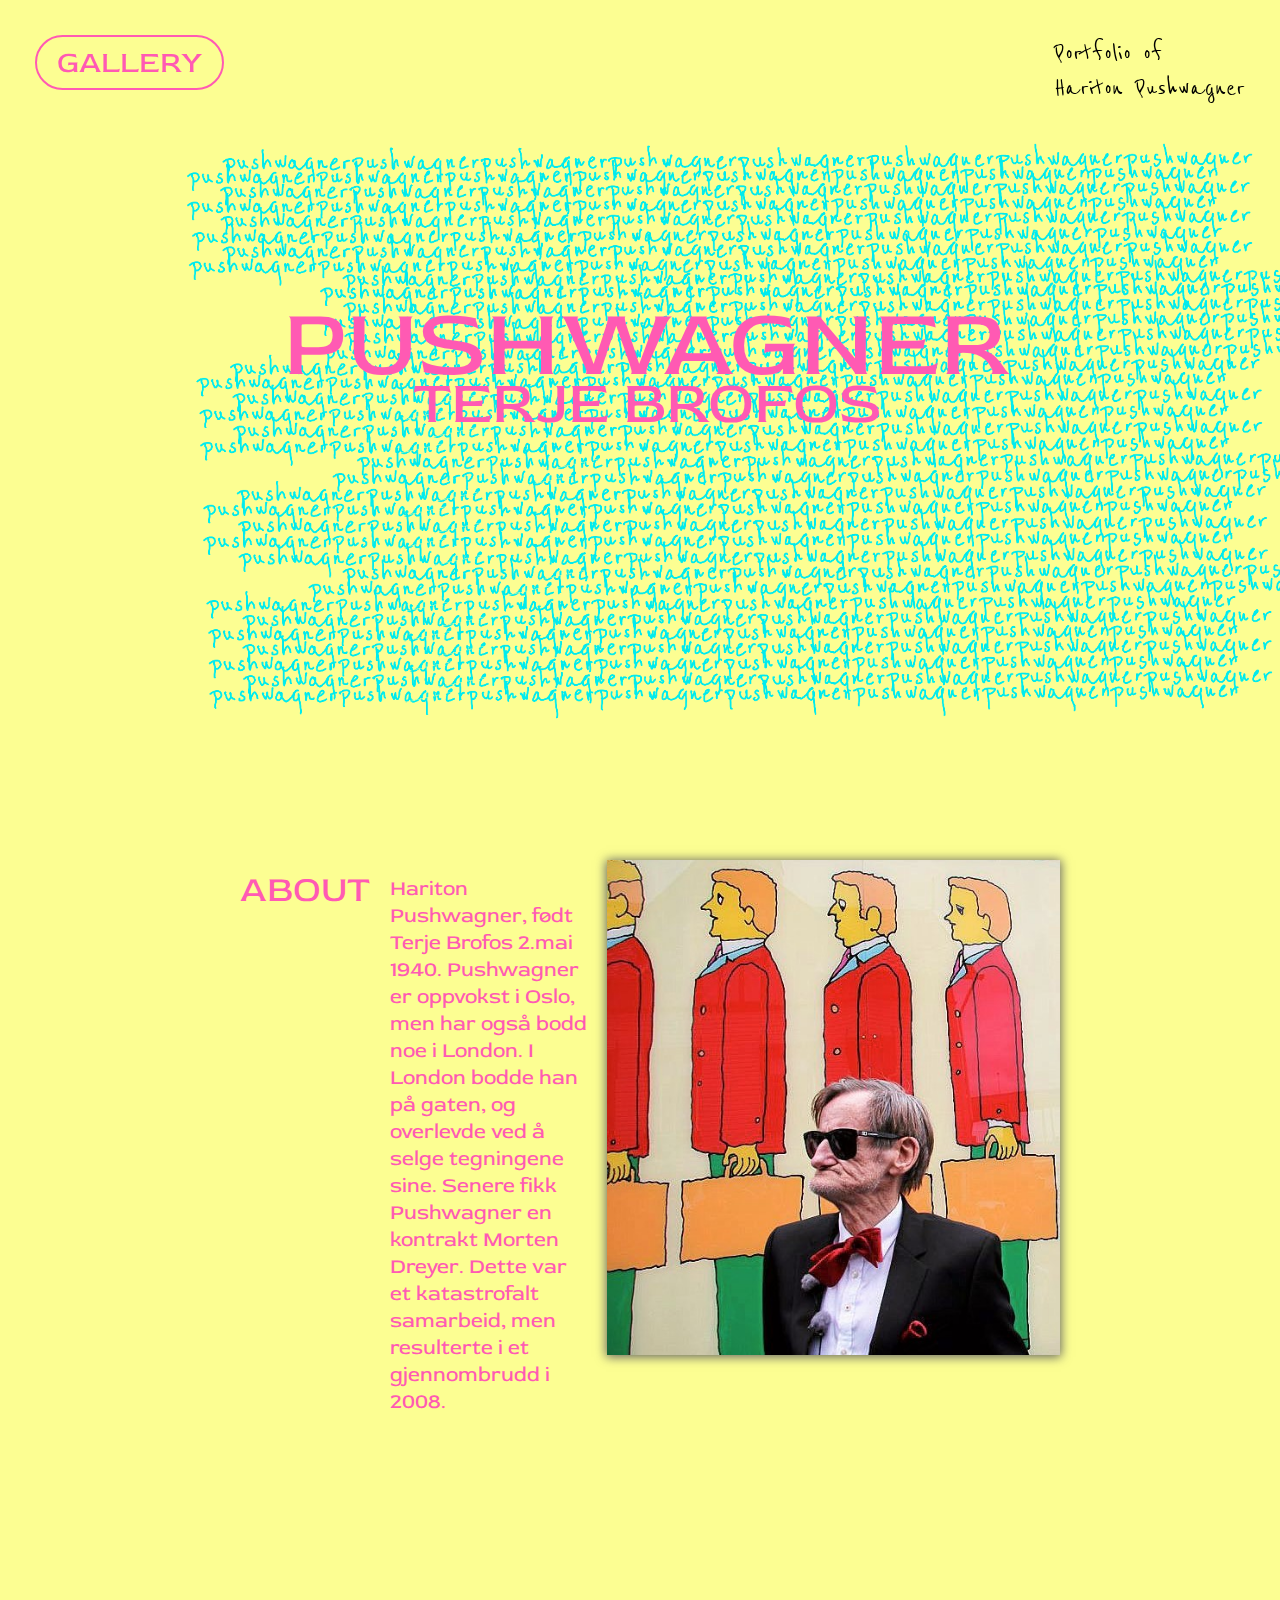
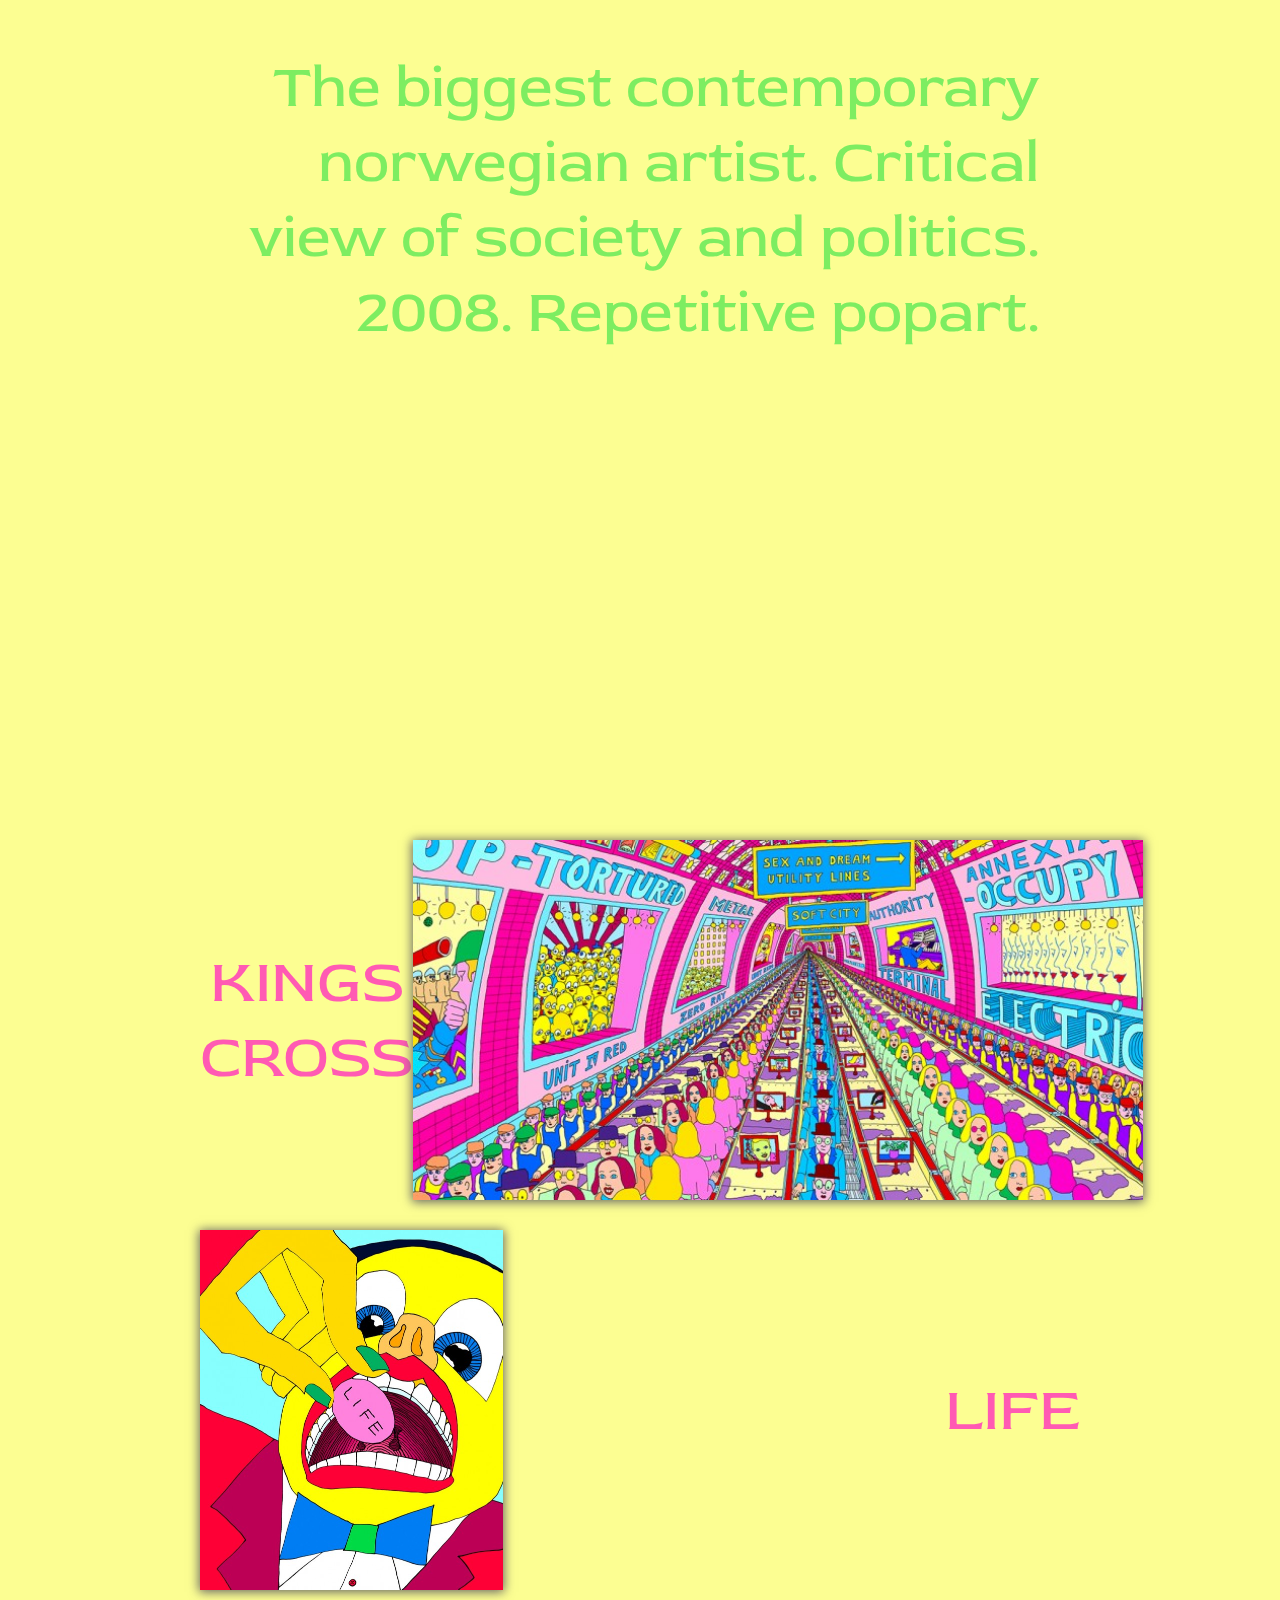
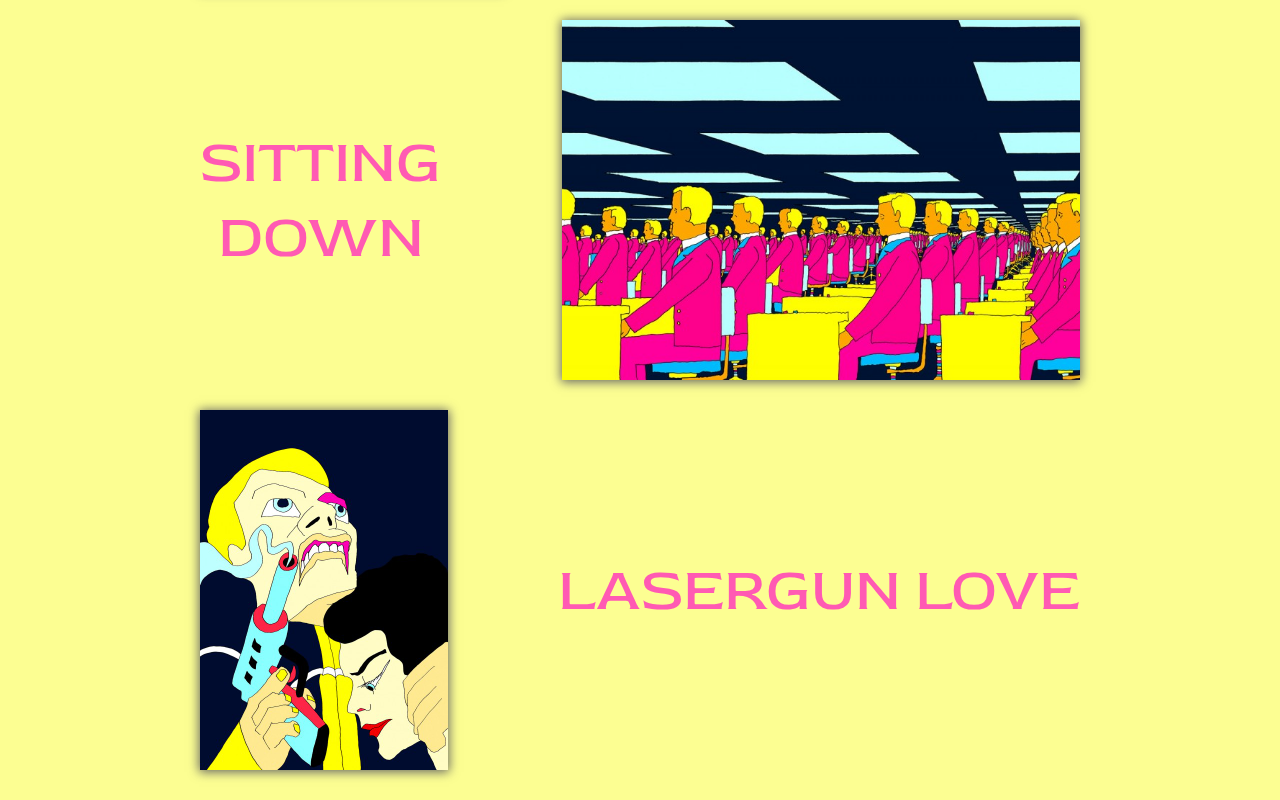
<file: index.html>
<!DOCTYPE html>
<html lang="no">
    <head>
        <meta charset="UTF-8">

        <link rel="preconnect" href="https://fonts.googleapis.com">
        <link rel="preconnect" href="https://fonts.gstatic.com" crossorigin>
        <link href="https://fonts.googleapis.com/css2?family=Red+Rose&family=Reenie+Beanie&display=swap" rel="stylesheet">

        <link rel="stylesheet" href="css/reset.css">
        <link rel="stylesheet" href="css/style.css">
        
        <meta name="viewport" content="width=device-width, initial-scale=1.0 maximum-scale=1.0">

        <title>Portfolio of Pushwagner</title>
    </head>

    <body>
        <header class="header">
            <a href="gallery.html">
                <button class="header__btn">GALLERY</button>
            </a>
                
            <p class="header__text">Portfolio of <br>
            Hariton Pushwagner</p>            
        </header>

        <main>
            <section class="title">
                <img class="title__image" src="assets/bg.png" alt="Bakgrunnsbilde, med teksten pushwagner repetert">

                <div class="title__text">
                    <div class="title__text__one">PUSHWAGNER</div>
                
                    <div class="title__text__two">TERJE BROFOS</div>
                </div>
            </section>

            <section class="about">
                <div class="about__title">ABOUT</div>
            
                <div class="about__description">
                    Hariton Pushwagner, født Terje Brofos 2.mai 1940. Pushwagner er 
                    oppvokst i Oslo, men har også bodd noe i London. I London bodde han på gaten, 
                    og overlevde ved å selge tegningene sine. Senere fikk Pushwagner en kontrakt
                    Morten Dreyer. Dette var et katastrofalt samarbeid, men resulterte i et gjennombrudd i 2008.
                </div>

                <div>
                    <img  class="about__image" src="assets/push.jpeg" alt="Portrettbilde av Pushwagner">
                </div>
            </section>

            <section class="facts">
                The biggest contemporary norwegian artist.
                Critical view of society and politics.
                2008. Repetitive popart.
            </section>

            <section class="pictures">
                <div class="pictures__picture">
                    <p class="picture__title">KINGS <br> CROSS</p>
                    
                    <img src="assets/kings-cross.jpg" alt="Kings Cross av Pushwagner" class="picture__image">
                </div>

                <div class="pictures__picture">
                    <img src="assets/life.jpg" alt="Life av Pushwagner" class="picture__image">
                
                    <p class="picture__title">LIFE</p>
                </div>
                
                <div class="pictures__picture">
                    <p class="picture__title">SITTING <br> DOWN</p>
                
                    <img src="assets/sitting-down.jpg" alt="Sitting down av Pushwagner" class="picture__image">
                </div>
                
                <div class="pictures__picture">
                    <img src="assets/lasergun-love.jpg" alt="Lasergun love av Pushwagner" class="picture__image">
                
                    <p class="picture__title">LASERGUN LOVE</p>
                </div>
            </section>
        </main>
    </body>
</html>
</file>
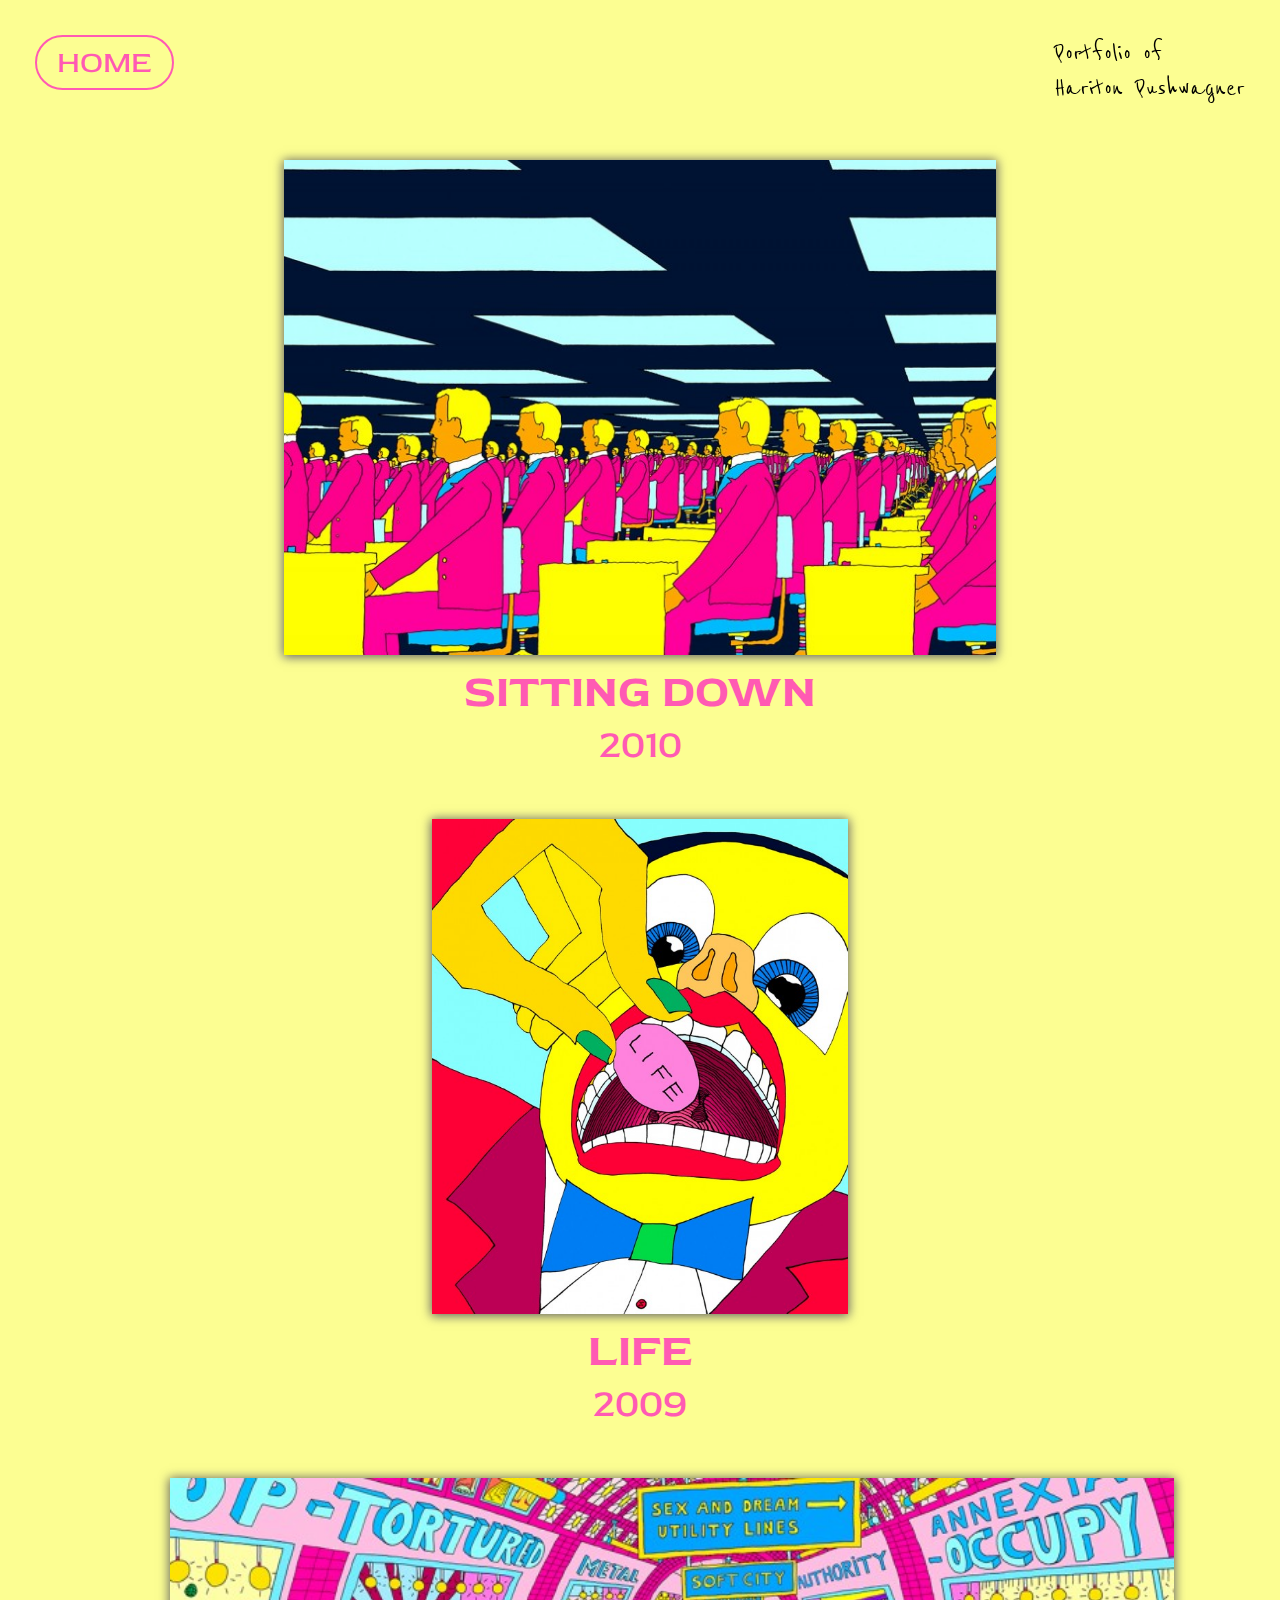
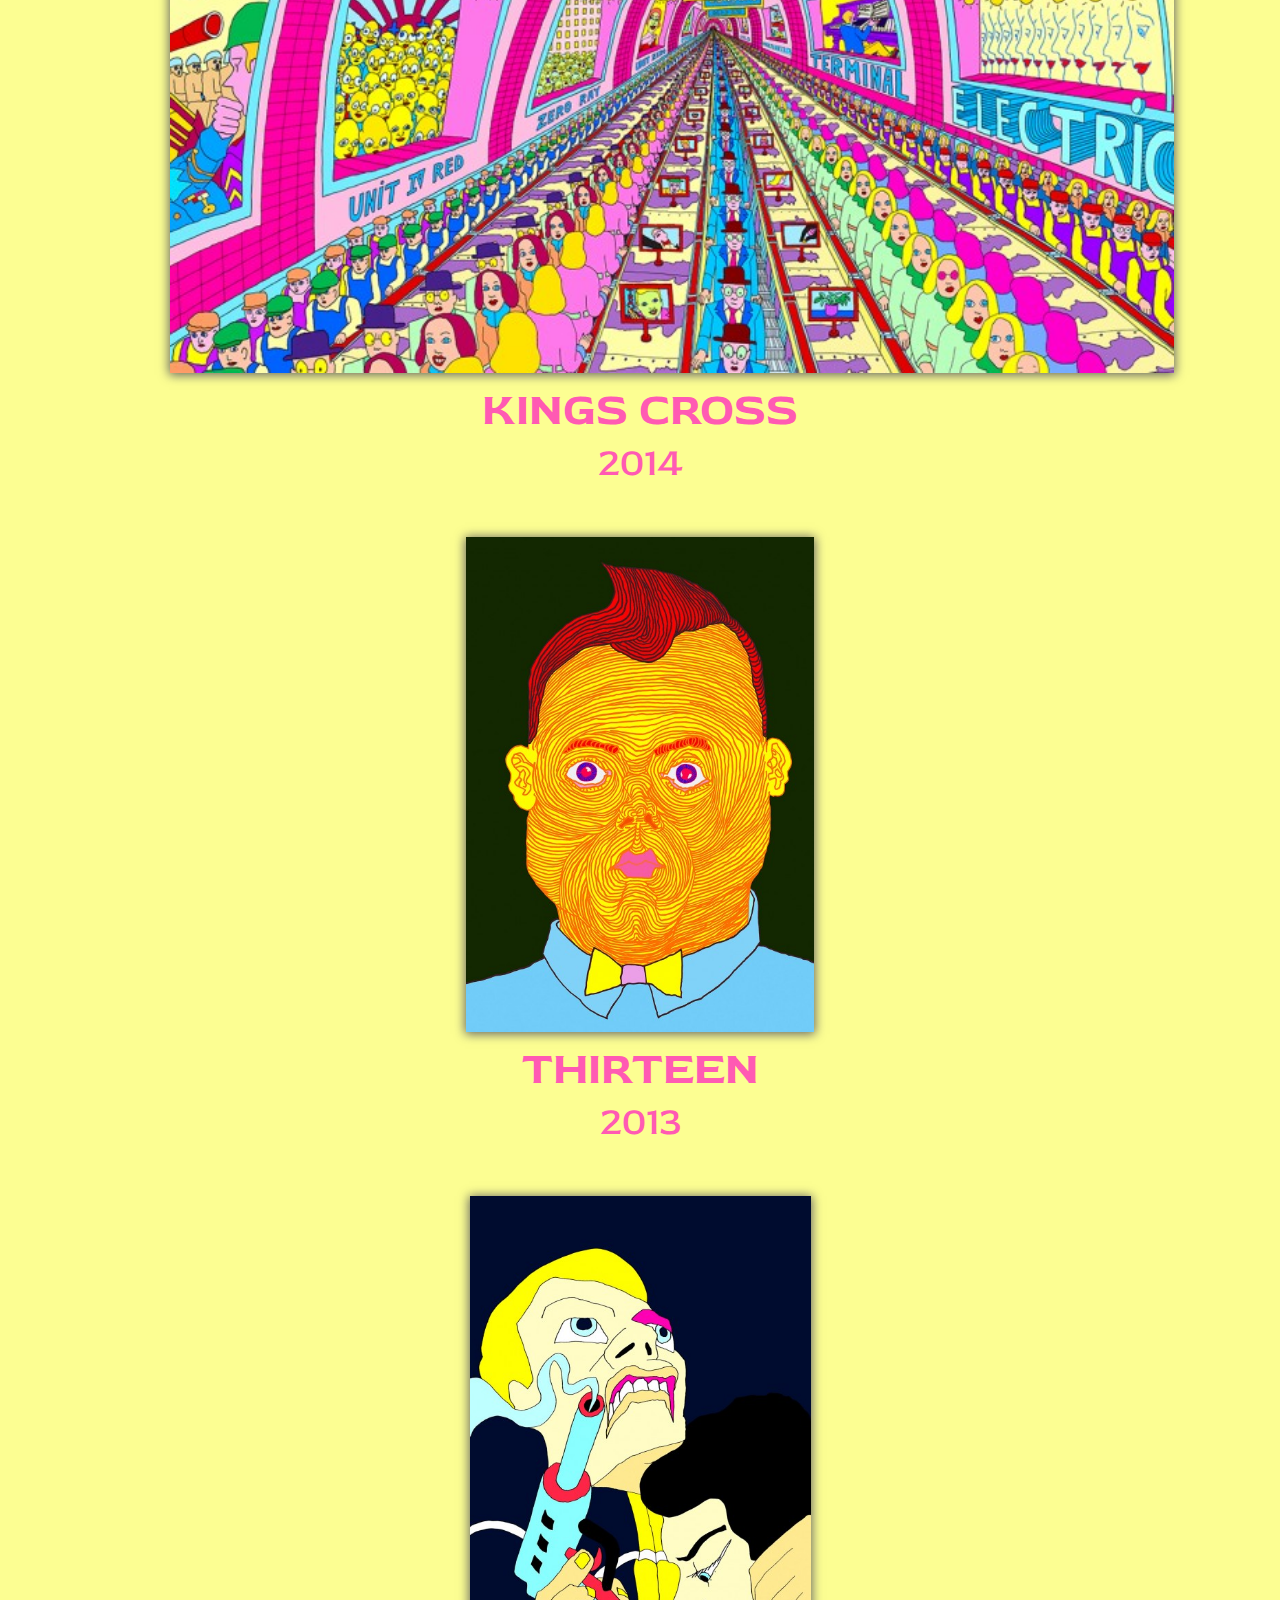
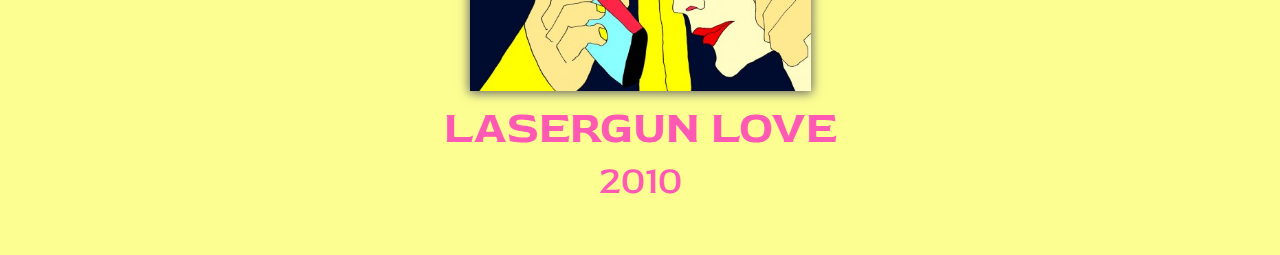
<file: gallery.html>
<!DOCTYPE html>
<html>
    <head>
        <meta charset="UTF-8">

        <link rel="preconnect" href="https://fonts.googleapis.com">
        <link rel="preconnect" href="https://fonts.gstatic.com" crossorigin>
        <link href="https://fonts.googleapis.com/css2?family=Red+Rose&family=Reenie+Beanie&display=swap" rel="stylesheet">

        <link rel="stylesheet" href="css/reset.css">
        <link rel="stylesheet" href="css/style.css">

        <meta name="viewport" content="width=device-width, initial-scale=1.0 maximum-scale=1.0">

        <title>Portfolio of Pushwagner</title>
    </head>

    <body>
        <header class="header">
            <a href="index.html">
                <button class="header__btn">HOME</button>
            </a>
                
            <p class="header__text">Portfolio of <br>
            Hariton Pushwagner</p>
        </header>

        <main class="gallery">
            
        </main>
        
        <script src="js/gallery.js"></script>

    </body>
</html>
</file>
<file: css/style.css>
body {
    background-color: #FCFE92;
    font-size: 30px;
    font-family: 'Red Rose', cursive;
    color: #FF5AB3;
}

.header {
    display: flex;
    justify-content: space-between;
    position: sticky;
    top: 0;
    z-index: 100;
}

@media  screen and (min-width: 768px) {
    .header {
        justify-content: space-between;
    }
}

.header__btn {
    background-color: #FCFE92;
    border: 2px solid #FF5AB3;
    border-radius: 30px;
    margin: 20px;
    font-size: 0.6em;
    padding: 3px 10px;
    color: #FF5AB3;
    cursor: pointer;
    font-family: 'Red Rose', cursive;
}

@media  screen and (min-width: 768px) {
    .header__btn {
        margin: 35px;
        font-size: 1em;
        padding: 7px 20px;
    }
}

.header__text {
    margin: 17px 20px;
    font-size: 0.8em;
    font-family: 'Reenie Beanie', cursive;
    color: black;
}

@media  screen and (min-width: 768px) {
    .header__text {
        margin: 35px;
        font-size: 1em;
    }
}

main {
    margin: 0 auto;
    width: 100%;
}

@media screen and (min-width: 768px) {
    main {
        margin: 0 auto;
        max-width: 940px;
        width: 100%;
    }
}

.title {
    width: 100%;
    text-align: center;
    position: relative;
}

@media  screen and (min-width: 768px) {
    .title {
        height: 80vh;
    }
}

.title__image {
    height: 20vh;
    width: auto;
    margin: 50px 10px;
}

@media  screen and (min-width: 768px) {
    .title__image {
        height: 65vh;
        width: auto;
        margin-top: 0;
    }
}

.title__text {
    position: absolute;
    top: 30%;
    left: 10%;
    animation-name: transformIt;
    animation-duration: 3s;
}

@media  screen and (min-width: 768px) {
    .title__text {
        top: 20%;
        left: 12%;
    }
}

@keyframes transformIt {
    from {
        transform: translate(1100px);
    }
    to {
        transform: translate(0px);
    }
}

.title__text__one {
    font-size: 1.4em;
}

@media  screen and (min-width: 768px) {
    .title__text__one {
        font-size: 3.2em;
    }
}

.title__text__two {
    font-size: 0.7em;
    line-height: 0;
}

@media  screen and (min-width: 768px) {
    .title__text__two {
        font-size: 2em;
        line-height: 0;
    }
}

.about {
    text-align: center;
}

@media  screen and (min-width: 768px) {
    .about {
        text-align: left;
        height: 80vh;
        display: flex;
        margin-top: 40px;
        margin: 0px 50px;
    }
}

@media  screen and (min-width: 768px) {
    .about__title {
        margin-top: 0.2em;
        font-size: 1.2em;
        margin-left: 20px;
    }
}

.about__description {
    font-size: 0.7em;
    margin-bottom: 1em;
}

@media  screen and (min-width: 768px) {
    .about__description {
        font-size: 0.7em;
        margin-top: 0.7em;
        margin-bottom: 0;
        margin-left: 20px;
    }
}

.about__image {
    height: 30vh;
    width: auto;
    box-shadow: 0px 1px 10px 1px rgb(99, 99, 99);
}

@media  screen and (min-width: 768px) {
    .about__image {
        height: 55vh;
        margin-left: 20px;
    }
}

.facts {
    font-size: 0.8em;
    color: #7DED61;
    text-align: right;
    padding: 30px;
    margin-top: 30px;
}

@media  screen and (min-width: 768px) {
    .facts {
        font-size: 2em;
        height: 80vh;
        width: fit-content;
        margin: 70px;
        padding: 0;
    }
}

@media screen and (min-width: 768px) {
    .pictures {
        margin: 0px 30px;
    }    
}

.pictures__picture {
    text-align: center;
    align-items: center;
    margin-bottom: 1em;
    margin-top: 1em;
    flex-flow: row wrap;
}

@media  screen and (min-width: 768px) {
    .pictures__picture {
        display: flex;
        justify-content: space-between;
        text-align: none;
        flex-flow: row nowrap;
        margin-top: 0;
    }
}

.picture__title {
    font-size: 1em;
}

@media  screen and (min-width: 768px) {
    .picture__title {
        font-size: 2em;
    }
}

.picture__image {
    height: 20vh;
    box-shadow: 0px 1px 10px 1px rgb(99, 99, 99);
}

@media  screen and (min-width: 768px) {
    .picture__image {
        height: 40vh;
    }
}


/* gallery.html */
.gallery {
    text-align: center;
    color: #FF5AB3;
}

.gallery__image:first-child {
    margin-top: 20px;
}

.gallery__image {
    height: 20vh;
    width: auto;
    box-shadow: 0px 1px 10px 1px rgb(99, 99, 99);
    margin-top: 0;
}

@media  screen and (min-width: 768px) {
    .gallery__image {
        height: 55vh;
    }
}

.gallery h2 {
    font-family: 'Red Rose', cursive;
    font-size: 1em;
}

@media  screen and (min-width: 768px) {
    .gallery h2 {
        font-size: 1.5em;
    }
}

.gallery p {
    font-size: 0.8em;
    margin-bottom: 50px;
    font-family: 'Red Rose', cursive;
}

@media  screen and (min-width: 768px) {
    .gallery p {
        font-size: 1.3em;
    }
}
/* gallery.html ferdig */
</file>
